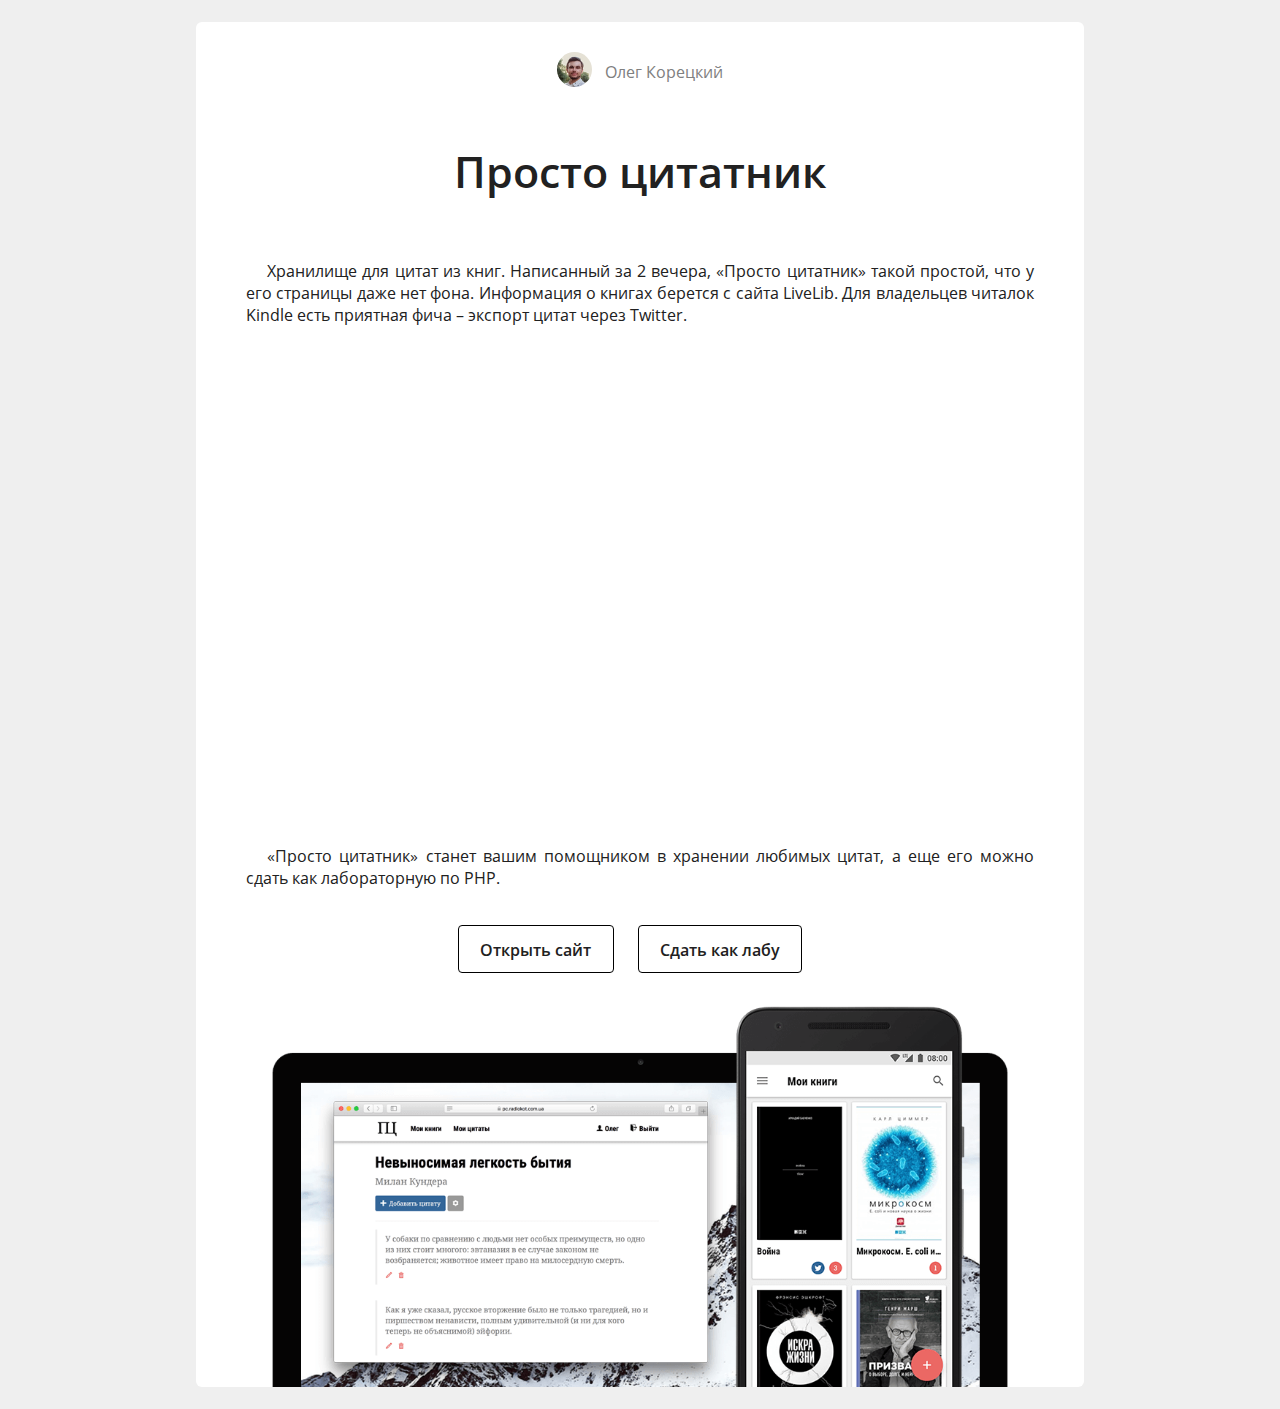
<file: p/citatnik/index.html>
<!DOCTYPE html>
<html lang="ru-RU" xmlns="http://www.w3.org/1999/xhtml">
<head>
	<title>Просто цитатник</title>
	<meta property="og:image" content="https://radiokot.com.ua/assets/img/feed/pcitat.jpg">
	<meta property="og:image:width" content="600">
	<meta property="og:image:height" content="340">
	<meta property="og:site_name" content="Олег Корецкий">
	<meta property="og:title" content="Просто цитатник">
	<meta property="og:description" content="Хранилище отрывков из книг с возможностью импорта с Amazon Kindle без подключения к компьютеру">
	<meta name="viewport" content="width=device-width, initial-scale=1.0" />
	<link href="../../assets/img/favicon.png" rel="shortcut icon" type="image/vnd.microsoft.icon" />
	<link href="../../lib/css/bootstrap-grid.min.css" rel="stylesheet" type="text/css" />
	<link href="../../assets/css/style.css" rel="stylesheet" type="text/css" />
	<link href="../../assets/css/media.css" rel="stylesheet" type="text/css" />
</head>
<body style="background: #efefef;">
	<div class="container">
		<br>
		<article class="full-article">
			<center>
				<a class="hidden-link" href="../../">
					<header>
						<img id="avatar" src="../../assets/img/me.jpg" />
						<small id="name">Олег Корецкий</small>
					</header>
				</a>
				<h1 itemprop="name">Просто цитатник</h1>
			</center>
			<p><span itemprop="description">Хранилище для цитат из книг.</span> Написанный за 2 вечера, &laquo;Просто цитатник&raquo; такой простой, что у его страницы даже нет фона. Информация о книгах берется с сайта LiveLib. Для владельцев читалок Kindle есть приятная фича – экспорт цитат через Twitter.</p>
			<br>
			<div class="video-container">
				<iframe src="https://www.youtube.com/embed/RtsEdrBm-tU?color=white&modestbranding=1&rel=0" frameborder="0" allow="accelerometer; autoplay; encrypted-media; gyroscope; picture-in-picture" allowfullscreen></iframe>
			</div>
			<br>
			<p>&laquo;Просто цитатник&raquo; станет вашим помощником в хранении любимых цитат, а еще его можно сдать как лабораторную по PHP.</p>
			<center>
				<a itemprop="relatedLink" class="button" href="https://pc.radiokot.com.ua" target="_blank">Открыть сайт</a>
				<a class="button button-dark" href="https://github.com/Radiokot/pcitat" target="_blank">Сдать как лабу</a>
				<br><br>
				<img class="footer-img" alt="Просто цитатник" src="footer.png" />
			</center>
		</article>
		<br>
	</div>

	<link href="../../assets/css/fonts.css" rel="stylesheet" type="text/css" />

</body>
</html>
</file>
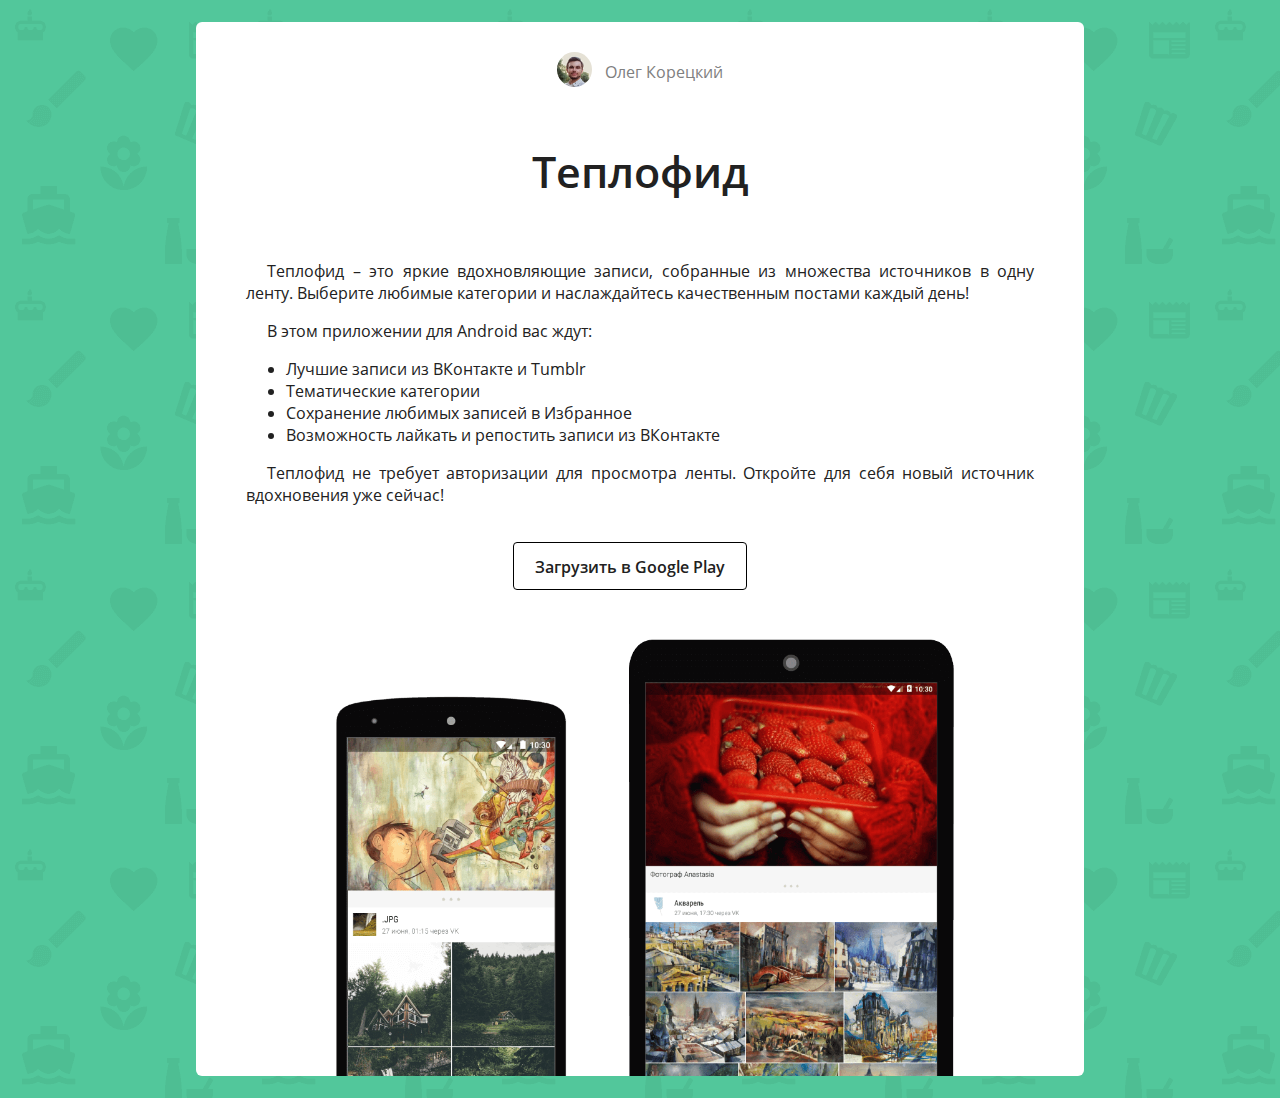
<file: p/feed/index.html>
<!DOCTYPE html>
<html lang="ru-RU" xmlns="http://www.w3.org/1999/xhtml">
<head>
	<title>Теплофид</title>
	<meta property="og:image" content="https://radiokot.com.ua/assets/img/feed/feed.jpg">
	<meta property="og:image:width" content="600">
	<meta property="og:image:height" content="340">
	<meta property="og:site_name" content="Олег Корецкий">
	<meta property="og:title" content="Теплофид">
	<meta property="og:description" content="Лента из ярких, вдохновляющих записей со страниц ВКонтакте и блогов Tumblr">
	<meta name="viewport" content="width=device-width, initial-scale=1.0" />
	<link href="../../assets/img/favicon.png" rel="shortcut icon" type="image/vnd.microsoft.icon" />
	<link href="../../lib/css/bootstrap-grid.min.css" rel="stylesheet" type="text/css" />
	<link href="../../assets/css/style.css" rel="stylesheet" type="text/css" />
	<link href="../../assets/css/media.css" rel="stylesheet" type="text/css" />
</head>
<body style="background: #52c79b url(bg.png) repeat;">
	<div class="container">
		<br>
		<article class="full-article">
			<center>
				<a class="hidden-link" href="../../">
					<header>
						<img id="avatar" src="../../assets/img/me.jpg" />
						<small id="name">Олег Корецкий</small>
					</header>
				</a>
				<h1 itemprop="name">Теплофид</h1>
			</center>
			<p itemprop="description">Теплофид – это яркие вдохновляющие записи, собранные из множества источников в одну ленту. Выберите любимые категории и наслаждайтесь качественным постами каждый день!</p>
			<p>В этом приложении для <span itemprop="operatingSystem">Android</span> вас ждут:</p>
			<ul>
				<li>Лучшие записи из ВКонтакте и Tumblr</li>
				<li>Тематические категории</li>
				<li>Сохранение любимых записей в Избранное</li>
				<li>Возможность лайкать и репостить записи из ВКонтакте</li>
			</ul>
			<p>Теплофид не требует авторизации для просмотра ленты. Откройте для себя новый источник вдохновения уже сейчас!</p>
			<center>
				<a itemprop="downloadUrl" class="button button-dark" href="https://play.google.com/store/apps/details?id=ua.com.radiokot.feed&amp;referrer=utm_source%3Dwebsite%26anid%3Dadmob" target="_blank">Загрузить в Google Play</a>
				<div style="display: none;" itemprop="aggregateRating" itemscope itemtype="http://schema.org/AggregateRating">
					<span itemprop="ratingValue">4.5</span>
					<span itemprop="ratingCount">1125</span>
				</div>
				<br><br><br>
				<img class="footer-img" alt="Теплофид" src="footer.png" />
			</center>
		</article>
		<br>
	</div>

	<link href="../../assets/css/fonts.css" rel="stylesheet" type="text/css" />
	
</body>
</html>
</file>
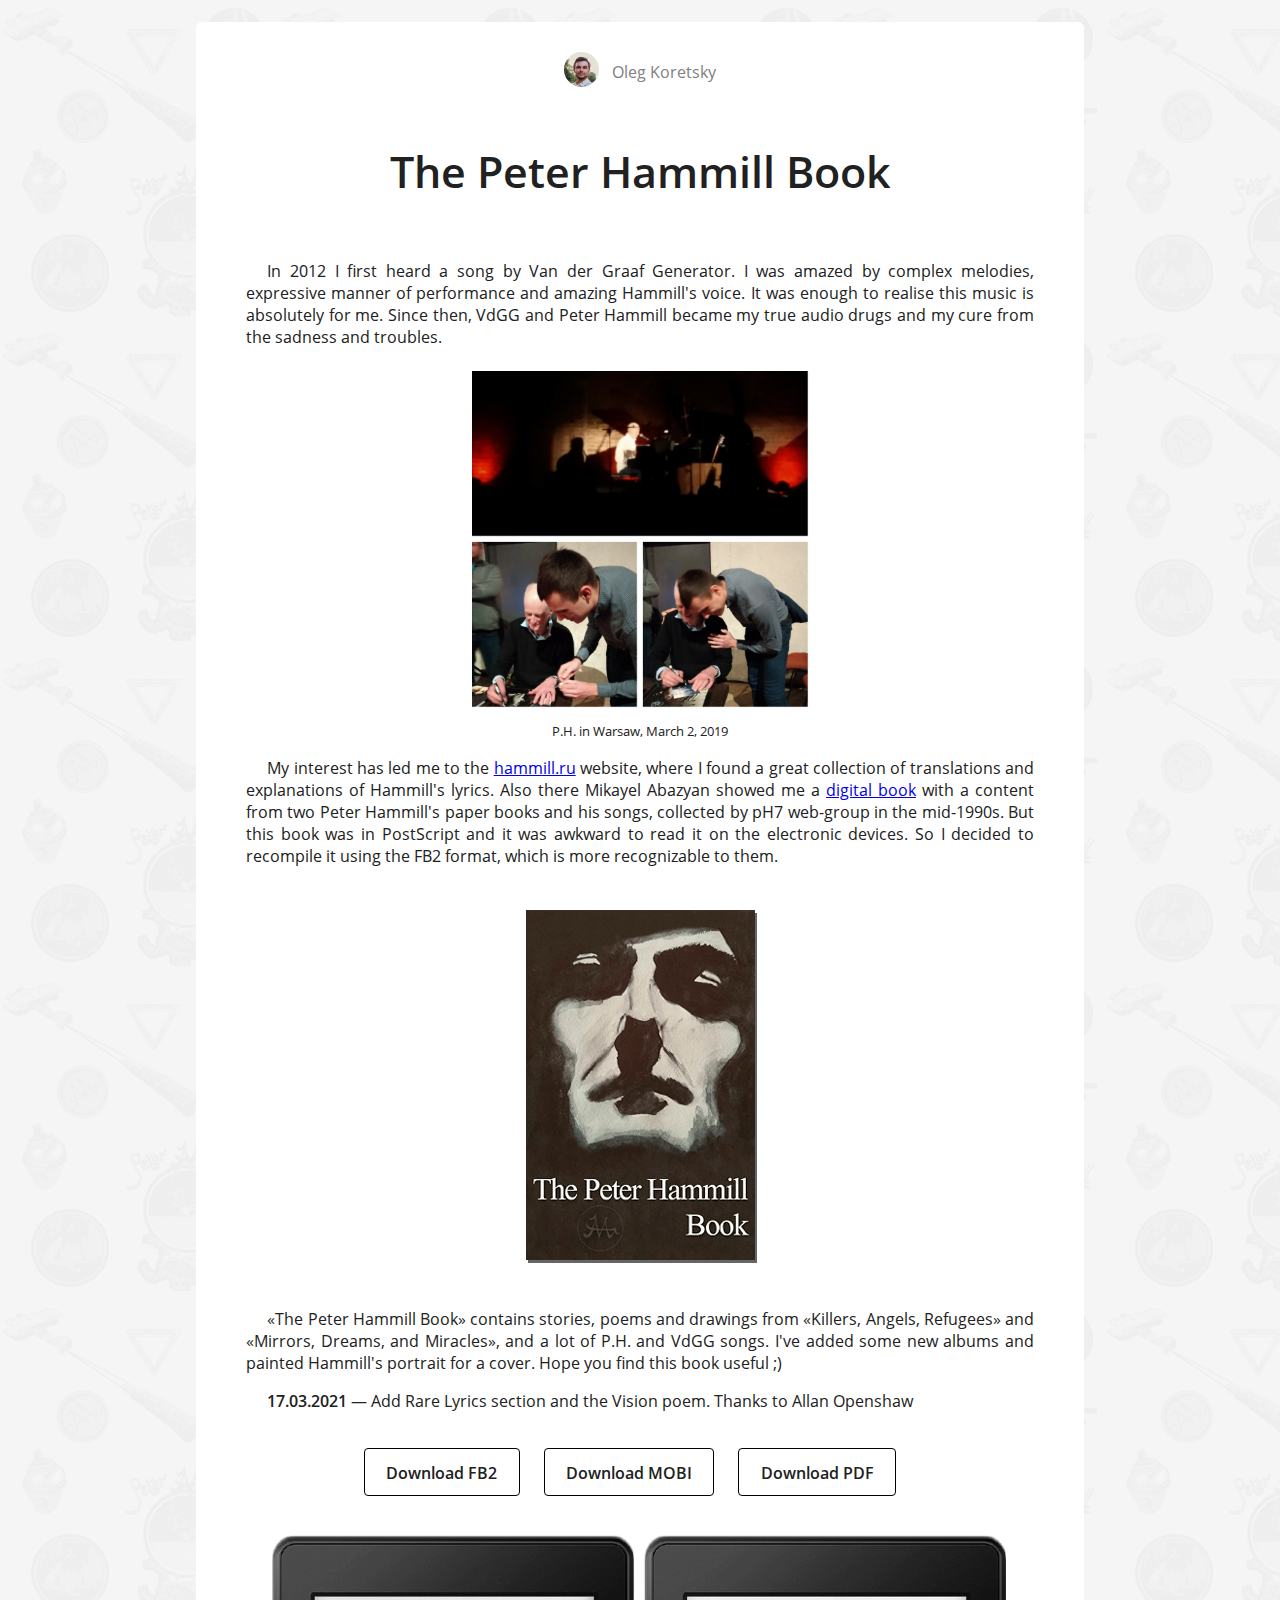
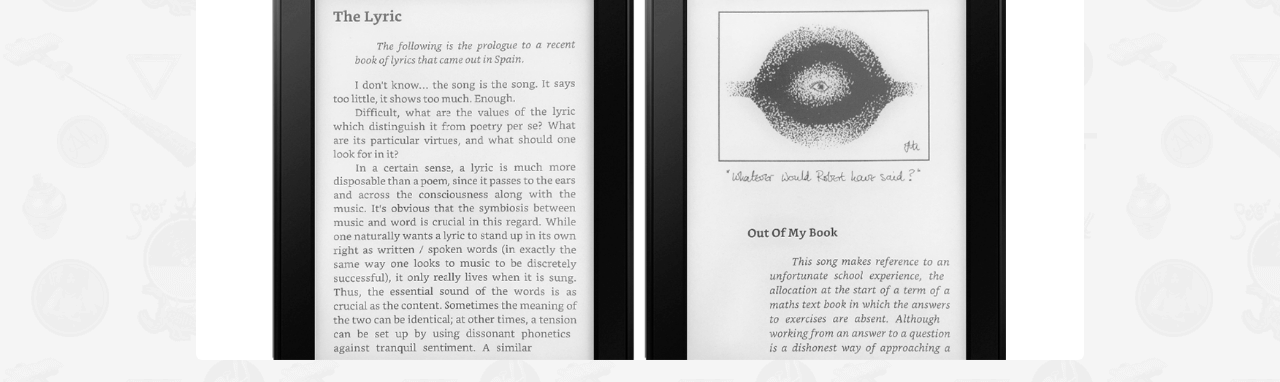
<file: p/hammill/index.html>
<!DOCTYPE html>
<html lang="ru-RU" xmlns="http://www.w3.org/1999/xhtml">
<head>
	<title>The Peter Hammill Book</title>
	<meta property="og:image" content="https://radiokot.com.ua/assets/img/feed/hammill.jpg">
	<meta property="og:image:width" content="600">
	<meta property="og:image:height" content="340">
	<meta property="og:site_name" content="Олег Корецкий">
	<meta property="og:title" content="The Peter Hammill Book">
	<meta property="og:description" content="Пересобранный в FB2 сборник рассказов, стихов и рисунков из книг «Killers, Angels, Refugees» и «Mirrors, Dreams, and Miracles» а таже песен P.H. и VdGG">
	<meta name="viewport" content="width=device-width, initial-scale=1.0" />
	<link href="../../assets/img/favicon.png" rel="shortcut icon" type="image/vnd.microsoft.icon" />
	<link href="../../lib/css/bootstrap-grid.min.css" rel="stylesheet" type="text/css" />
	<link href="../../assets/css/style.css" rel="stylesheet" type="text/css" />
	<link href="../../assets/css/media.css" rel="stylesheet" type="text/css" />
</head>
<body style="background: url(bg.png) repeat;">
	<div class="container">
		<br>
		<article class="full-article">
			<center>
				<a class="hidden-link" href="../../">
					<header>
						<img id="avatar" src="../../assets/img/me.jpg" />
						<small id="name">Oleg Koretsky</small>
					</header>
				</a>
				<h1 itemprop="name">The Peter Hammill Book</h1>
			</center>
			<p>In 2012 I first heard a song by Van der Graaf Generator. I was amazed by complex melodies, expressive manner of performance and amazing Hammill's voice. It was enough to realise this music is absolutely for me. Since then, VdGG and Peter Hammill became my true audio drugs and my cure from the sadness and troubles.</p>
			<center>
				<img alt="P.H. in Warsaw, March 2, 2019" src="warsaw_collage.jpg" width="350" />
				<br>
				<small>P.H. in Warsaw, March 2, 2019</small>
			</center>
			<p>My interest has led me to the <a href="http://hammill.ru" target="_blank">hammill.ru</a> website, where I found a great collection of translations and explanations of Hammill's lyrics. Also there Mikayel Abazyan showed me a <a href="ftp://ftp.informatik.rwth-aachen.de/pub/reports/others/Hammill.a4.ps.gz" target="_blank">digital book</a> with a content from two Peter Hammill's paper books and his songs, collected by pH7 web-group in the mid-1990s. But this book was in PostScript and it was awkward to read it on the electronic devices. So I decided to recompile it using the FB2 format, which is more recognizable to them.</p>
			<br>
			<center>
				<img itemprop="image" alt="The Peter Hammill Book cover" src="cover.png" />
			</center>
			<br>
			<p itemprop="description">«The Peter Hammill Book» contains stories, poems and drawings from «Killers, Angels, Refugees» and «Mirrors, Dreams, and Miracles», and a lot of P.H. and VdGG songs. I've added some new albums and painted Hammill's portrait for a cover. Hope you find this book useful ;)</p>
			<p><b>17.03.2021</b> — Add Rare Lyrics section and the Vision poem. Thanks to Allan Openshaw
			<center>
				<a class="button" href="files/The_Peter_Hammill_Book.fb2">Download FB2</a>
				<a class="button" href="files/The_Peter_Hammill_Book.mobi">Download MOBI</a>
				<a class="button" href="files/The_Peter_Hammill_Book.pdf" target="_blank">Download PDF</a>
				<br><br>
				<img class="footer-img" alt="The Peter Hammill Book" src="footer.png" />
			</center>
		</article>
		<br>
	</div>

	<link href="../../assets/css/fonts.css" rel="stylesheet" type="text/css" />

</body>
</html>
</file>
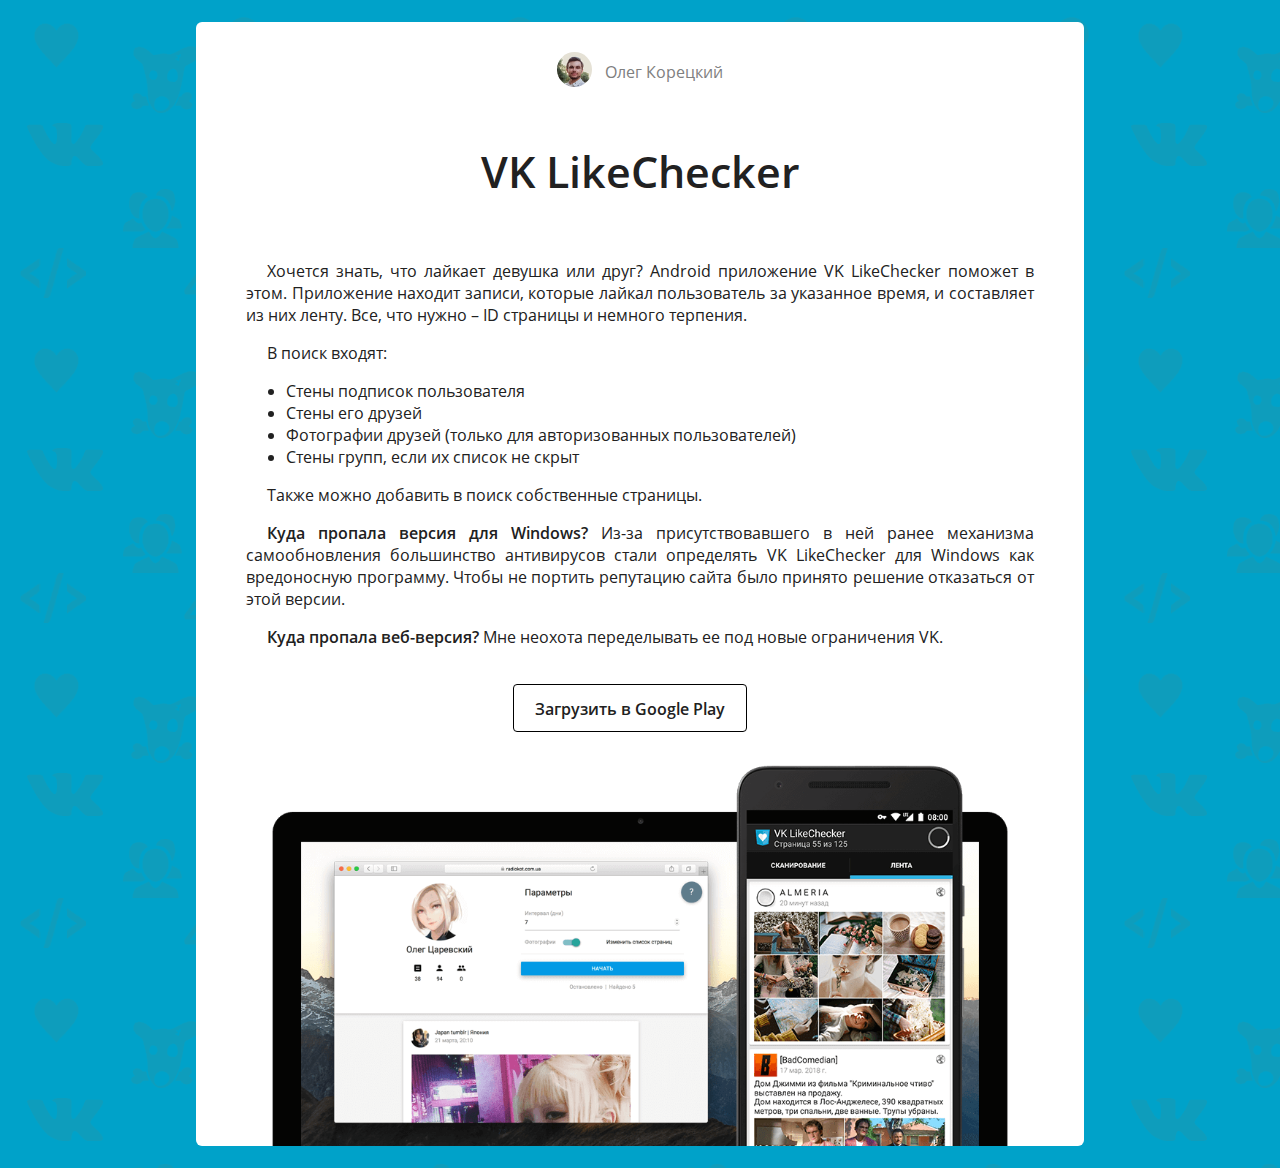
<file: p/likechecker/index.html>
<!DOCTYPE html>
<html lang="ru-RU" xmlns="http://www.w3.org/1999/xhtml">
<head>
	<title>VK LikeChecker</title>
	<meta property="og:image" content="https://radiokot.com.ua/assets/img/feed/likechecker.jpg">
	<meta property="og:image:width" content="600">
	<meta property="og:image:height" content="340">
	<meta property="og:site_name" content="Олег Корецкий">
	<meta property="og:title" content="VK LikeChecker">
	<meta property="og:description" content="Сервис, позволяющий узнать что лайкал человек ВКонтакте">
	<meta name="viewport" content="width=device-width, initial-scale=1.0" />
	<link href="../../assets/img/favicon.png" rel="shortcut icon" type="image/vnd.microsoft.icon" />
	<link href="../../lib/css/bootstrap-grid.min.css" rel="stylesheet" type="text/css" />
	<link href="../../assets/css/style.css" rel="stylesheet" type="text/css" />
	<link href="../../assets/css/media.css" rel="stylesheet" type="text/css" />
</head>
<body style="background: #00a2c9 url(bg.png) repeat;">
	<div class="container">
		<br>
		<article class="full-article">
			<center>
				<a class="hidden-link" href="../../">
					<header>
						<img id="avatar" src="../../assets/img/me.jpg" />
						<small id="name">Олег Корецкий</small>
					</header>
				</a>
				<h1 itemprop="name">VK LikeChecker</h1>
			</center>
			<p>Хочется знать, что лайкает девушка или друг? <span itemprop="operatingSystem">Android</span> приложение VK LikeChecker поможет в этом. <span itemprop="description">Приложение находит записи, которые лайкал пользователь за указанное время, и составляет из них ленту. Все, что нужно – ID страницы и немного терпения.</span></p>
			<p>В поиск входят:</p>
			<ul>
				<li>Стены подписок пользователя</li>
				<li>Стены его друзей</li>
				<li>Фотографии друзей (только для авторизованных пользователей)</li>
				<li>Стены групп, если их список не скрыт</li>
			</ul>
			<p>Также можно добавить в поиск собственные страницы.</p>
			<p><b>Куда пропала версия для Windows?</b> Из-за присутствовавшего в ней ранее механизма самообновления большинство антивирусов стали определять VK LikeChecker для Windows как вредоносную программу. Чтобы не портить репутацию сайта было принято решение отказаться от этой версии.
			<p><b>Куда пропала веб-версия?</b> Мне неохота переделывать ее под новые ограничения VK.</p>
			<center>
				<a itemprop="downloadUrl" class="button" href="https://play.google.com/store/apps/details?id=com.radiokot.likechecker&amp;referrer=utm_source%3Dwebsite%26anid%3Dadmob" target="_blank">Загрузить в Google Play</a>
				<div style="display: none;" itemprop="aggregateRating" itemscope itemtype="http://schema.org/AggregateRating">
					<span itemprop="ratingValue">4.0</span>
					<span itemprop="ratingCount">4800</span>
				</div>
				<br><br>
				<img class="footer-img" alt="VK LikeChecker" src="footer.png" />
			</center>
		</article>
		<br>
	</div>

	<link href="../../assets/css/fonts.css" rel="stylesheet" type="text/css" />

</body>
</html>
</file>
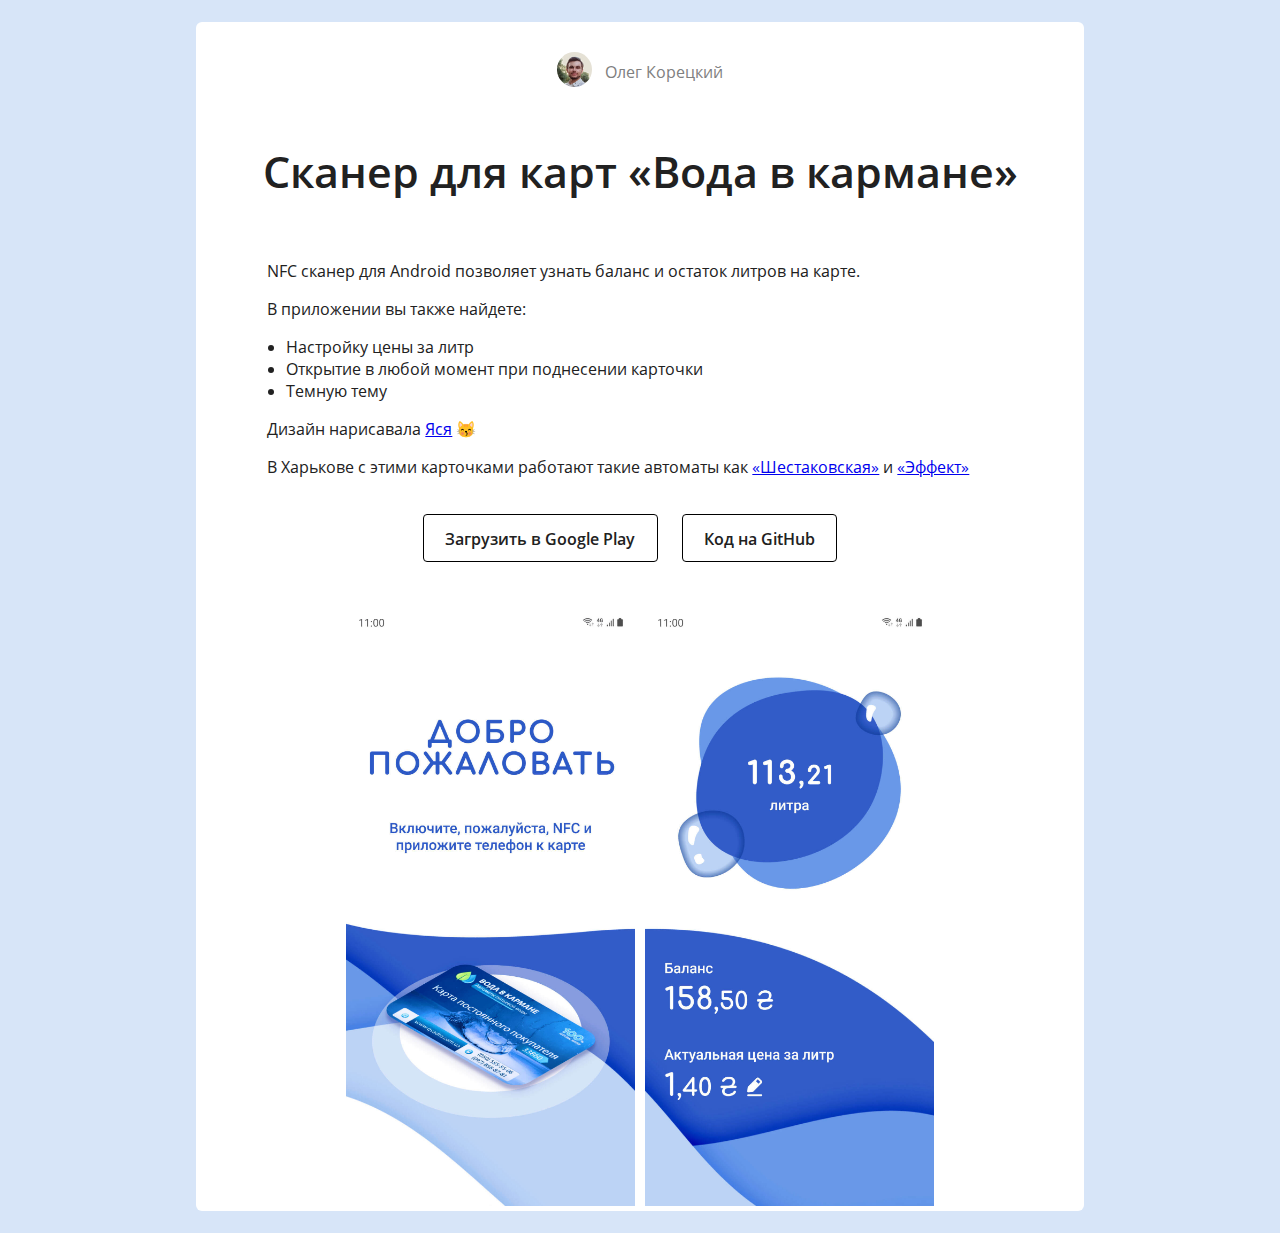
<file: p/voda/index.html>
<!DOCTYPE html>
<html lang="ru-RU" xmlns="http://www.w3.org/1999/xhtml">
<head>
	<title>Сканер для карт "Вода в кармане"</title>
	<meta property="og:image" content="https://radiokot.com.ua/assets/img/feed/pcitat.jpg">
	<meta property="og:image:width" content="600">
	<meta property="og:image:height" content="340">
	<meta property="og:site_name" content="Олег Корецкий">
	<meta property="og:title" content="Сканер для карт 'Вода в кармане'">
	<meta name="viewport" content="width=device-width, initial-scale=1.0" />
	<link href="../../assets/img/favicon.png" rel="shortcut icon" type="image/vnd.microsoft.icon" />
	<link href="../../lib/css/bootstrap-grid.min.css" rel="stylesheet" type="text/css" />
	<link href="../../assets/css/style.css" rel="stylesheet" type="text/css" />
	<link href="../../assets/css/media.css" rel="stylesheet" type="text/css" />
</head>
<body style="background: #D7E5F8;">
	<div class="container">
		<br>
		<article class="full-article">
			<center>
				<a class="hidden-link" href="../../">
					<header>
						<img id="avatar" src="../../assets/img/me.jpg" />
						<small id="name">Олег Корецкий</small>
					</header>
				</a>
				<h1 itemprop="name">Сканер для карт &laquo;Вода в кармане&raquo;</h1>
			</center>
			<p><span itemprop="description">NFC сканер для Android позволяет узнать баланс и остаток литров на карте.</span></p>
			<p>В приложении вы также найдете:
				<ul>
					<li>Настройку цены за литр</li>
					<li>Открытие в любой момент при поднесении карточки</li>
					<li>Темную тему</li>
				</ul>
			</p>
			<p>Дизайн нарисавала <a href="https://www.instagram.com/yasssik_so/" target="_blank">Яся</a> 😽</p>
			<p>В Харькове с этими карточками работают такие автоматы как 
				<a href="https://2gis.ua/kharkiv/branches/70000001018262675">&laquo;Шестаковская&raquo;</a> 
				и <a href="https://2gis.ua/kharkiv/branches/70000001029621761">&laquo;Эффект&raquo;</a></p>
			<center>
				<a itemprop="downloadUrl" class="button button-dark" href="https://play.google.com/store/apps/details?id=ua.com.radiokot.voda&amp;referrer=utm_source%3Dwebsite%26anid%3Dadmob" target="_blank">Загрузить в Google Play</a>
				<a class="button button-dark" href="https://github.com/Radiokot/voda-nfc" target="_blank">Код на GitHub</a>
				<br><br><br>
				<div class="row footer-img">
					<style>
						img {
							max-width: 100%;
							max-height: 600px;
						}
					</style>
					<div class="col" style="text-align: end; padding-right: 5px;">
						<img src="1.jpg" alt="Сканер для карт Вода в кармане"/>
					</div>
					<div class="col" style="text-align: start; padding-left: 5px;">
						<img src="2.jpg" alt="Сканер для карт Вода в кармане"/>
					</div>
				</div>
			</center>
		</article>
		<br>
	</div>

	<link href="../../assets/css/fonts.css" rel="stylesheet" type="text/css" />

</body>
</html>
</file>
<file: assets/css/style.css>
html, body {
	min-height: 100vh;
	padding: 0;
	margin: 0;
	top: 0;
	background-color: #f5f8fd;
	font-family: 'Open Sans', sans-serif;
}

.hidden-link {
    text-decoration: none;
    color: inherit
}

#header {
	position: fixed;
	top: 0;
	height: 100%;
	background-color: #2d241d;
	overflow-y: hidden;
	text-align: right;
	color: #f2f2f2;
    padding: 20vh 50px 0 50px;
}

#avatar {
	border-radius: 50%;
	width: 110px;
	height: 110px;
}

#header h1 {
	margin-bottom: -5pt;
}

#header #social_buttons {
	margin-top: 5vh;
}

#header #social_buttons svg {
	fill: currentColor;
	width: 25px;
	height: 25px;
	margin-left: 10px;
	opacity: 0.8;
	transition: all ease-out 100ms;
}

#header #social_buttons svg:hover {
	opacity: 1;
}

#header #email {
	font-size: 8pt;
	opacity: 0.8;
	transition: all ease-out 100ms;
}

#header #email:hover {
	opacity: 1;
}

.feed-entry {
	transition: .35s ease-out;
	display: flex;
	margin-top: 35px;
	border-radius: 6px;
}

.feed-entry-even {
	flex-direction: row;
}

.feed-entry-odd {
	flex-direction: row-reverse;
}

.feed-entry .img-container {
	display: flex;
	align-items: center;
}

.feed-entry .img-container img {
	transition: .3s ease-out;
	width: 100%;
	border-radius: 6px;
	box-shadow: 2px 0px 10px #c5c5c5;
}

.feed-entry:hover {
	background: white;
}

.feed-entry:hover .img-container img {
	transform: scale(1.07);
}

.feed-entry h3 {
	margin: 25px 0;
}

#content {
	color: #484848;
	padding: 18vh 30px 30px 30px;
}

.full-article {
	text-align: justify;
	background-color: white;
	padding: 30px 50px 0px;
	font-size: 12pt;
	margin: 0px 10% 0px 10%;
	border-radius: 6px;
	color: #212121;
}

.full-article h1 {
	font-size: 32pt;
	margin-bottom: 60px;
}

.full-article p {
	text-indent: 16pt;
}

.full-article .footer-img {
	width: 95%;
	vertical-align: bottom;
}

.full-article header {
	display: table;
	margin-bottom: 50px;
}

.full-article header #name {
	display: table-cell;
	vertical-align: middle;
	padding-left: 10pt;
	color: gray;
	font-size: 12pt;
}

.full-article header #avatar {
	width: 35px;
	height: 35px;
}

.button {
	text-decoration: none;
    color: inherit;
    display: inline-block;
    height: 36pt;
    line-height: 36pt;
    border-radius: 4px;
    font-weight: 600;
    padding: 0px 16pt 0px 16pt;
    border: solid 1px black;
    white-space: nowrap;
	transition: all ease-out 100ms;
	margin: 20px 20px 0px 0px;
}

.button:hover {
	background: #f3f3f3;
}

.video-container {
	position: relative;
	padding-bottom: 53.1%;
	padding-top: 25px;
	height: 0;
}
.video-container iframe {
	position: absolute;
	top: 0;
	left: 0;
	width: 100%;
	height: 100%;
}
</file>
<file: assets/css/media.css>
@media (max-width: 767px) {
	#header {
		position: relative;
		height: auto;
		text-align: center;
		padding: 50px;
	}

	#header #social_buttons {
		margin-left: -10px;
	}

	#content {
		padding: 20px 10px;
	}

	.full-article {
		padding: 30px 20px 0px;
	}

	.full-article header {
		margin-bottom: 25px;
	}

	.full-article h1 {
		font-size: 24pt;
		margin-bottom: 30px;
	}

	.full-article header #avatar {
		width: 30px;
		height: 30px;
	}

	.full-article .footer-img {
		width: 100%;
	}

	.button {
		width: 100%;
		text-align: center;
	}
}

@media (max-width: 991px) {
	.feed-entry {
		margin-top: 60px;
	}

	.feed-entry p {
		text-align: justify;
	}

	.feed-entry .img-container {
		order: 0;
	}

	.feed-entry .text-container {
		order: 1;
	}

	.full-article {
		margin: 0px;
	}
}
</file>
<file: assets/css/fonts.css>
/* open-sans-regular - latin_cyrillic */
@font-face {
    font-family: 'Open Sans';
    font-style: normal;
    font-weight: 400;
    font-display: swap;
    src: url('lib/fonts/open-sans-v18-latin_cyrillic-regular.eot'); /* IE9 Compat Modes */
    src: local('Open Sans'),
         url('../../lib/fonts/open-sans-v18-latin_cyrillic-regular.eot?#iefix') format('embedded-opentype'), /* IE6-IE8 */
         url('../../lib/fonts/open-sans-v18-latin_cyrillic-regular.woff2') format('woff2'), /* Super Modern Browsers */
         url('../../lib/fonts/open-sans-v18-latin_cyrillic-regular.woff') format('woff'), /* Modern Browsers */
         url('../../lib/fonts/open-sans-v18-latin_cyrillic-regular.ttf') format('truetype'), /* Safari, Android, iOS */
         url('../../lib/fonts/open-sans-v18-latin_cyrillic-regular.svg#OpenSans') format('svg'); /* Legacy iOS */
}

/* open-sans-600 - latin_cyrillic */
@font-face {
    font-family: 'Open Sans';
    font-style: normal;
    font-weight: 600;
    font-display: swap;
    src: url('../../lib/fonts/open-sans-v18-latin_cyrillic-600.eot'); /* IE9 Compat Modes */
    src: local(''),
         url('../../lib/fonts/open-sans-v18-latin_cyrillic-600.eot?#iefix') format('embedded-opentype'), /* IE6-IE8 */
         url('../../lib/fonts/open-sans-v18-latin_cyrillic-600.woff2') format('woff2'), /* Super Modern Browsers */
         url('../../lib/fonts/open-sans-v18-latin_cyrillic-600.woff') format('woff'), /* Modern Browsers */
         url('../../lib/fonts/open-sans-v18-latin_cyrillic-600.ttf') format('truetype'), /* Safari, Android, iOS */
         url('../../lib/fonts/open-sans-v18-latin_cyrillic-600.svg#OpenSans') format('svg'); /* Legacy iOS */
  }
</file>
